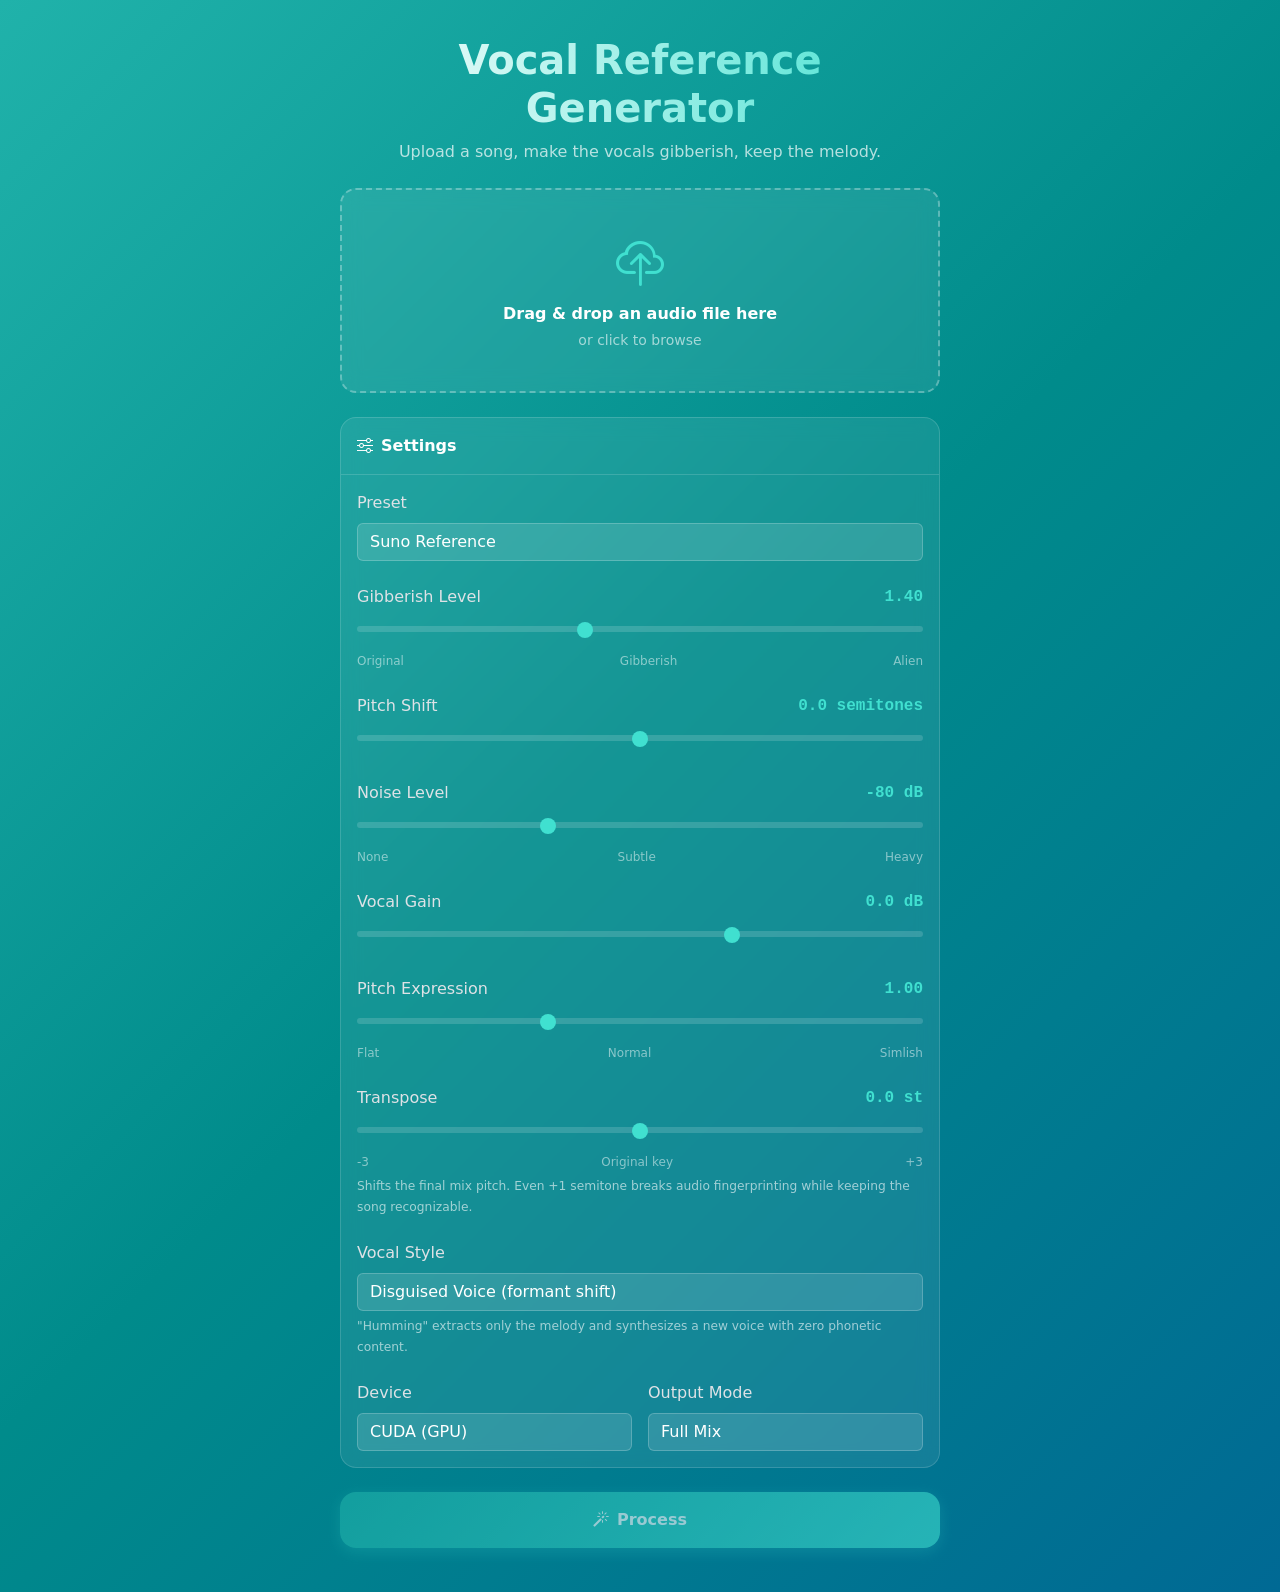
<file: templates/index.html>
<!DOCTYPE html>
<html lang="en" data-bs-theme="dark">
<head>
    <meta charset="UTF-8">
    <meta name="viewport" content="width=device-width, initial-scale=1.0">
    <title>Vocal Reference Generator</title>
    <!-- Standard Meta -->
    <meta name="description" content="Upload a song, make the vocals gibberish while keeping the melody. Perfect for AI music tools like Suno.">
    <meta name="keywords" content="vocal reference, gibberish vocals, demucs, formant shift, suno, ai music">
    <meta name="author" content="cruzgsworks.space">
    <!-- Open Graph / Facebook -->
    <meta property="og:type" content="website">
    <meta property="og:url" content="https://cruzgsworks.space/vocal-ref/">
    <meta property="og:title" content="Vocal Reference Generator">
    <meta property="og:description" content="Upload a song, make the vocals gibberish while keeping the melody. Perfect for AI music tools like Suno.">
    <meta property="og:image" content="https://cruzgsworks.space/vocal-ref/static/og-image.png">
    <meta property="og:image:width" content="1200">
    <meta property="og:image:height" content="630">
    <meta property="og:site_name" content="cruzgsworks.space">
    <!-- Twitter / X -->
    <meta property="twitter:card" content="summary_large_image">
    <meta property="twitter:url" content="https://cruzgsworks.space/vocal-ref/">
    <meta property="twitter:title" content="Vocal Reference Generator">
    <meta property="twitter:description" content="Upload a song, make the vocals gibberish while keeping the melody. Perfect for AI music tools like Suno.">
    <meta property="twitter:image" content="https://cruzgsworks.space/vocal-ref/static/og-image.png">
    <!-- Favicon -->
    <link rel="icon" type="image/png" sizes="32x32" href="https://cruzgsworks.space/vocal-ref/static/favicon-32x32.png">
    <link href="https://cdn.jsdelivr.net/npm/bootstrap@5.3.3/dist/css/bootstrap.min.css" rel="stylesheet">
    <link href="https://cdn.jsdelivr.net/npm/bootstrap-icons@1.11.3/font/bootstrap-icons.css" rel="stylesheet">
    <base href="/vocal-ref/">
    <style>
        body {
            background: linear-gradient(135deg, #20b2aa 0%, #008b8b 50%, #006994 100%);
            min-height: 100vh;
            color: #fff;
        }
        .app-container {
            max-width: 640px;
            margin: 0 auto;
            padding: 20px;
        }
        .brand-gradient {
            background: linear-gradient(90deg, #fff, #40e0d0);
            -webkit-background-clip: text;
            -webkit-text-fill-color: transparent;
            background-clip: text;
        }
        .drop-zone {
            border: 2px dashed rgba(255,255,255,0.3);
            border-radius: 16px;
            padding: 40px 20px;
            text-align: center;
            cursor: pointer;
            transition: all 0.3s ease;
            background: rgba(255,255,255,0.08);
            backdrop-filter: blur(10px);
        }
        .drop-zone:hover, .drop-zone.dragover {
            border-color: #40e0d0;
            background: rgba(255,255,255,0.15);
        }
        .drop-zone .bi {
            font-size: 3rem;
            color: #40e0d0;
            margin-bottom: 12px;
        }
        .card {
            background: rgba(255,255,255,0.08);
            border: 1px solid rgba(255,255,255,0.15);
            border-radius: 16px;
            backdrop-filter: blur(10px);
        }
        .card-header {
            background: transparent;
            border-bottom: 1px solid rgba(255,255,255,0.15);
            color: #fff;
            font-weight: 600;
        }
        .form-range::-webkit-slider-thumb {
            background: #40e0d0;
        }
        .form-range::-moz-range-thumb {
            background: #40e0d0;
        }
        .form-range::-webkit-slider-runnable-track {
            background: rgba(255,255,255,0.15);
            height: 6px;
            border-radius: 3px;
        }
        .form-select, .form-control {
            background: rgba(255,255,255,0.12);
            border: 1px solid rgba(255,255,255,0.2);
            color: #fff;
        }
        .form-select:focus, .form-control:focus {
            background: rgba(255,255,255,0.18);
            border-color: #40e0d0;
            color: #fff;
            box-shadow: 0 0 0 0.25rem rgba(64, 224, 208, 0.25);
        }
        .form-select option {
            background: #006994;
            color: #fff;
        }
        .btn-process {
            background: linear-gradient(135deg, #20b2aa, #40e0d0);
            border: none;
            box-shadow: 0 4px 15px rgba(64, 224, 208, 0.3);
            color: #fff;
        }
        .btn-process:hover:not(:disabled) {
            transform: translateY(-2px);
            box-shadow: 0 6px 20px rgba(64, 224, 208, 0.4);
        }
        .btn-process:disabled {
            opacity: 0.6;
            color: rgba(255,255,255,0.8);
        }
        .btn-download {
            background: linear-gradient(135deg, #20b2aa, #40e0d0);
            border: none;
            box-shadow: 0 4px 15px rgba(64, 224, 208, 0.3);
            color: #fff;
        }
        .btn-download:hover {
            transform: translateY(-2px);
            box-shadow: 0 6px 20px rgba(64, 224, 208, 0.4);
        }
        .progress {
            height: 8px;
            background: rgba(255,255,255,0.15);
        }
        .progress-bar {
            background: linear-gradient(90deg, #20b2aa, #40e0d0);
            transition: width 0.5s ease;
        }
        .text-muted-custom {
            color: rgba(255,255,255,0.6) !important;
        }
        .value-badge {
            color: #40e0d0;
            font-weight: 600;
            font-family: 'SF Mono', 'Courier New', monospace;
        }
        .hint-text {
            font-size: 0.75rem;
            color: rgba(255,255,255,0.5);
        }
        .file-badge {
            background: rgba(255,255,255,0.12);
            border: 1px solid rgba(255,255,255,0.2);
            border-radius: 8px;
            padding: 10px 14px;
        }
        .form-text small {
            color: rgba(255,255,255,0.6);
        }
        .text-secondary {
            color: rgba(255,255,255,0.7) !important;
        }
        .btn-outline-secondary {
            color: rgba(255,255,255,0.8);
            border-color: rgba(255,255,255,0.3);
        }
        .btn-outline-secondary:hover {
            background: rgba(255,255,255,0.15);
            border-color: rgba(255,255,255,0.5);
            color: #fff;
        }
        .btn-outline-danger {
            color: #ff6b6b;
            border-color: rgba(255,107,107,0.5);
        }
        .btn-outline-danger:hover {
            background: rgba(255,107,107,0.15);
        }
    </style>
</head>
<body>
    <div class="app-container">
        <!-- Header -->
        <header class="text-center mb-4 pt-3">
            <h1 class="brand-gradient fw-bold">Vocal Reference Generator</h1>
            <p class="text-secondary">Upload a song, make the vocals gibberish, keep the melody.</p>
        </header>

        <!-- Upload Section -->
        <div class="mb-4">
            <div class="drop-zone" id="dropZone">
                <i class="bi bi-cloud-upload"></i>
                <p class="fw-semibold mb-1">Drag & drop an audio file here</p>
                <p class="text-muted-custom small mb-0">or click to browse</p>
                <input type="file" id="fileInput" accept=".mp3,.wav,.flac,.m4a,.ogg,.aac,.wma" hidden>
            </div>
            <div class="file-badge d-flex align-items-center justify-content-between mt-3" id="fileInfo" style="display: none !important;">
                <span class="small text-truncate me-2" id="fileName"></span>
                <button type="button" class="btn btn-outline-danger btn-sm" id="removeFile">
                    <i class="bi bi-x-lg"></i>
                </button>
            </div>
        </div>

        <!-- Settings -->
        <div class="card mb-4">
            <div class="card-header py-3">
                <i class="bi bi-sliders me-2"></i>Settings
            </div>
            <div class="card-body">
                <!-- Preset -->
                <div class="mb-4">
                    <label for="preset" class="form-label">Preset</label>
                    <select id="preset" class="form-select">
                        <option value="Default">Default</option>
                        <option value="Suno Reference" selected>Suno Reference</option>
                        <option value="Simlish">Simlish (Max Gibberish)</option>
                        <option value="Alien/Gibberish">Alien/Gibberish</option>
                        <option value="Subtle">Subtle</option>
                        <option value="Vocals Only (Suno)">Vocals Only (Suno)</option>
                    </select>
                </div>

                <!-- Formant -->
                <div class="mb-4">
                    <div class="d-flex justify-content-between align-items-center mb-2">
                        <label for="formant" class="form-label mb-0">Gibberish Level</label>
                        <span class="value-badge" id="formantValue">1.40</span>
                    </div>
                    <input type="range" class="form-range" id="formant" min="1.0" max="2.0" step="0.05" value="1.40">
                    <div class="d-flex justify-content-between hint-text mt-1">
                        <span>Original</span>
                        <span>Gibberish</span>
                        <span>Alien</span>
                    </div>
                </div>

                <!-- Pitch -->
                <div class="mb-4">
                    <div class="d-flex justify-content-between align-items-center mb-2">
                        <label for="pitch" class="form-label mb-0">Pitch Shift</label>
                        <span class="value-badge" id="pitchValue">0.0 semitones</span>
                    </div>
                    <input type="range" class="form-range" id="pitch" min="-6" max="6" step="0.5" value="0.0">
                </div>

                <!-- Noise -->
                <div class="mb-4">
                    <div class="d-flex justify-content-between align-items-center mb-2">
                        <label for="noise" class="form-label mb-0">Noise Level</label>
                        <span class="value-badge" id="noiseValue">-80 dB</span>
                    </div>
                    <input type="range" class="form-range" id="noise" min="-100" max="-40" step="1" value="-80">
                    <div class="d-flex justify-content-between hint-text mt-1">
                        <span>None</span>
                        <span>Subtle</span>
                        <span>Heavy</span>
                    </div>
                </div>

                <!-- Vocal Gain -->
                <div class="mb-4">
                    <div class="d-flex justify-content-between align-items-center mb-2">
                        <label for="gain" class="form-label mb-0">Vocal Gain</label>
                        <span class="value-badge" id="gainValue">0.0 dB</span>
                    </div>
                    <input type="range" class="form-range" id="gain" min="-10" max="5" step="0.5" value="0.0">
                </div>

                <!-- Pitch Range -->
                <div class="mb-4">
                    <div class="d-flex justify-content-between align-items-center mb-2">
                        <label for="pitchRange" class="form-label mb-0">Pitch Expression</label>
                        <span class="value-badge" id="pitchRangeValue">1.00</span>
                    </div>
                    <input type="range" class="form-range" id="pitchRange" min="0.5" max="2.0" step="0.05" value="1.0">
                    <div class="d-flex justify-content-between hint-text mt-1">
                        <span>Flat</span>
                        <span>Normal</span>
                        <span>Simlish</span>
                    </div>
                </div>

                <!-- Transpose (Fingerprint Breaker) -->
                <div class="mb-4">
                    <div class="d-flex justify-content-between align-items-center mb-2">
                        <label for="transpose" class="form-label mb-0">Transpose</label>
                        <span class="value-badge" id="transposeValue">0.0 st</span>
                    </div>
                    <input type="range" class="form-range" id="transpose" min="-3" max="3" step="0.5" value="0.0">
                    <div class="d-flex justify-content-between hint-text mt-1">
                        <span>-3</span>
                        <span>Original key</span>
                        <span>+3</span>
                    </div>
                    <div class="form-text text-muted-custom mt-1">
                        <small>Shifts the final mix pitch. Even +1 semitone breaks audio fingerprinting while keeping the song recognizable.</small>
                    </div>
                </div>

                <!-- Vocal Style -->
                <div class="mb-4">
                    <label for="vocalStyle" class="form-label">Vocal Style</label>
                    <select id="vocalStyle" class="form-select">
                        <option value="formant">Disguised Voice (formant shift)</option>
                        <option value="humming">Humming Melody (no words)</option>
                    </select>
                    <div class="form-text text-muted-custom mt-1">
                        <small>"Humming" extracts only the melody and synthesizes a new voice with zero phonetic content.</small>
                    </div>
                </div>

                <!-- Device & Mode -->
                <div class="row g-3">
                    <div class="col-sm-6">
                        <label for="device" class="form-label">Device</label>
                        <select id="device" class="form-select">
                            <option value="cuda" selected>CUDA (GPU)</option>
                        <option value="cpu">CPU</option>
                        </select>
                    </div>
                    <div class="col-sm-6">
                        <label for="mode" class="form-label">Output Mode</label>
                        <select id="mode" class="form-select">
                            <option value="mix">Full Mix</option>
                            <option value="vocals_only">Vocals Only</option>
                        </select>
                    </div>
                </div>
            </div>
        </div>

        <!-- Process Button -->
        <button class="btn btn-process w-100 text-white fw-semibold py-3 rounded-4 mb-4" id="processBtn" disabled>
            <i class="bi bi-magic me-2"></i>Process
        </button>

        <!-- Progress -->
        <div class="card mb-4" id="progressSection" style="display: none;">
            <div class="card-body text-center py-4">
                <div class="progress mb-3">
                    <div class="progress-bar" id="progressBar" style="width: 0%"></div>
                </div>
                <p class="text-secondary mb-1" id="progressMessage">Starting...</p>
                <p class="value-badge fs-4 mb-0" id="progressPercent">0%</p>
            </div>
        </div>

        <!-- Success -->
        <div class="card mb-4 border-success" id="resultSection" style="display: none;">
            <div class="card-body text-center py-5">
                <i class="bi bi-check-circle-fill text-success" style="font-size: 3.5rem;"></i>
                <h3 class="text-success mt-3">Done!</h3>
                <p class="text-secondary">Your gibberish vocal reference is ready.</p>
                <a href="#" class="btn btn-download text-white fw-semibold px-4 py-2 rounded-3 mb-2" id="downloadBtn">
                    <i class="bi bi-download me-2"></i>Download MP3
                </a>
                <button type="button" class="btn btn-outline-secondary w-100 mt-2" id="resetBtn">
                    <i class="bi bi-arrow-clockwise me-2"></i>Process Another
                </button>
            </div>
        </div>

        <!-- Error -->
        <div class="card mb-4 border-danger" id="errorSection" style="display: none;">
            <div class="card-body text-center py-5">
                <i class="bi bi-x-circle-fill text-danger" style="font-size: 3.5rem;"></i>
                <h3 class="text-danger mt-3">Processing Failed</h3>
                <p class="text-secondary small text-break" id="errorMessage">Something went wrong.</p>
                <button type="button" class="btn btn-outline-secondary w-100 mt-2" id="errorResetBtn">
                    <i class="bi bi-arrow-clockwise me-2"></i>Try Again
                </button>
            </div>
        </div>
    </div>

    <script src="https://cdn.jsdelivr.net/npm/bootstrap@5.3.3/dist/js/bootstrap.bundle.min.js"></script>
    <script>
        const dropZone = document.getElementById('dropZone');
        const fileInput = document.getElementById('fileInput');
        const fileInfo = document.getElementById('fileInfo');
        const fileName = document.getElementById('fileName');
        const removeFileBtn = document.getElementById('removeFile');
        const processBtn = document.getElementById('processBtn');
        const progressSection = document.getElementById('progressSection');
        const progressBar = document.getElementById('progressBar');
        const progressMessage = document.getElementById('progressMessage');
        const progressPercent = document.getElementById('progressPercent');
        const resultSection = document.getElementById('resultSection');
        const downloadBtn = document.getElementById('downloadBtn');
        const resetBtn = document.getElementById('resetBtn');
        const errorSection = document.getElementById('errorSection');
        const errorMessage = document.getElementById('errorMessage');
        const errorResetBtn = document.getElementById('errorResetBtn');

        const presetSelect = document.getElementById('preset');
        const formantInput = document.getElementById('formant');
        const formantValue = document.getElementById('formantValue');
        const pitchInput = document.getElementById('pitch');
        const pitchValue = document.getElementById('pitchValue');
        const noiseInput = document.getElementById('noise');
        const noiseValue = document.getElementById('noiseValue');
        const gainInput = document.getElementById('gain');
        const gainValue = document.getElementById('gainValue');
        const pitchRangeInput = document.getElementById('pitchRange');
        const pitchRangeValue = document.getElementById('pitchRangeValue');
        const transposeInput = document.getElementById('transpose');
        const transposeValue = document.getElementById('transposeValue');
        const vocalStyleSelect = document.getElementById('vocalStyle');
        const deviceSelect = document.getElementById('device');
        const modeSelect = document.getElementById('mode');

        let currentFile = null;
        let currentJobId = null;
        let pollInterval = null;

        const PRESETS = {
            "Default": {"formant": 1.5, "pitch": 0.0, "pitch_range": 1.0, "noise": -75.0, "gain": -2.0, "mode": "mix", "vocal_style": "formant", "transpose": 0.0},
            "Suno Reference": {"formant": 1.4, "pitch": 0.0, "pitch_range": 1.0, "noise": -80.0, "gain": 0.0, "mode": "mix", "vocal_style": "formant", "transpose": 0.0},
            "Simlish": {"formant": 1.5, "pitch": 0.0, "pitch_range": 1.0, "noise": -75.0, "gain": 0.0, "mode": "vocals_only", "vocal_style": "humming", "transpose": 0.0},
            "Alien/Gibberish": {"formant": 1.8, "pitch": 0.0, "pitch_range": 1.0, "noise": -75.0, "gain": -2.0, "mode": "mix", "vocal_style": "formant", "transpose": 0.0},
            "Subtle": {"formant": 1.2, "pitch": 0.0, "pitch_range": 1.0, "noise": -85.0, "gain": -2.0, "mode": "mix", "vocal_style": "formant", "transpose": 0.0},
            "Vocals Only (Suno)": {"formant": 1.4, "pitch": 0.0, "pitch_range": 1.0, "noise": -80.0, "gain": 0.0, "mode": "vocals_only", "vocal_style": "formant", "transpose": 0.0},
        };

        dropZone.addEventListener('click', () => fileInput.click());
        dropZone.addEventListener('dragover', (e) => { e.preventDefault(); dropZone.classList.add('dragover'); });
        dropZone.addEventListener('dragleave', () => dropZone.classList.remove('dragover'));
        dropZone.addEventListener('drop', (e) => {
            e.preventDefault();
            dropZone.classList.remove('dragover');
            if (e.dataTransfer.files.length > 0) handleFile(e.dataTransfer.files[0]);
        });
        fileInput.addEventListener('change', (e) => { if (e.target.files.length > 0) handleFile(e.target.files[0]); });

        function handleFile(file) {
            const allowed = ['.mp3', '.wav', '.flac', '.m4a', '.ogg', '.aac', '.wma'];
            const ext = '.' + file.name.split('.').pop().toLowerCase();
            if (!allowed.includes(ext)) { alert('Unsupported file type. Allowed: ' + allowed.join(', ')); return; }
            currentFile = file;
            fileName.textContent = file.name;
            fileInfo.style.display = 'flex';
            processBtn.disabled = false;
        }

        removeFileBtn.addEventListener('click', () => {
            currentFile = null;
            fileInput.value = '';
            fileInfo.style.display = 'none';
            processBtn.disabled = true;
        });

        function updateLabels() {
            formantValue.textContent = parseFloat(formantInput.value).toFixed(2);
            pitchValue.textContent = parseFloat(pitchInput.value).toFixed(1) + ' semitones';
            noiseValue.textContent = parseInt(noiseInput.value) + ' dB';
            gainValue.textContent = parseFloat(gainInput.value).toFixed(1) + ' dB';
            pitchRangeValue.textContent = parseFloat(pitchRangeInput.value).toFixed(2);
            transposeValue.textContent = parseFloat(transposeInput.value).toFixed(1) + ' st';
        }

        [formantInput, pitchInput, noiseInput, gainInput, pitchRangeInput, transposeInput].forEach(el => el.addEventListener('input', updateLabels));

        presetSelect.addEventListener('change', () => {
            const preset = PRESETS[presetSelect.value];
            if (preset) {
                formantInput.value = preset.formant;
                pitchInput.value = preset.pitch;
                pitchRangeInput.value = preset.pitch_range;
                noiseInput.value = preset.noise;
                gainInput.value = preset.gain;
                transposeInput.value = preset.transpose;
                modeSelect.value = preset.mode;
                vocalStyleSelect.value = preset.vocal_style;
                updateLabels();
            }
        });

        processBtn.addEventListener('click', async () => {
            if (!currentFile) return;
            processBtn.disabled = true;
            processBtn.innerHTML = '<span class="spinner-border spinner-border-sm me-2"></span>Processing...';
            resultSection.style.display = 'none';
            errorSection.style.display = 'none';
            progressSection.style.display = 'block';

            const formData = new FormData();
            formData.append('file', currentFile);
            formData.append('formant_ratio', formantInput.value);
            formData.append('pitch_shift', pitchInput.value);
            formData.append('pitch_range', pitchRangeInput.value);
            formData.append('noise_db', noiseInput.value);
            formData.append('vocal_gain', gainInput.value);
            formData.append('transpose', transposeInput.value);
            formData.append('device', deviceSelect.value);
            formData.append('mode', modeSelect.value);
            formData.append('vocal_style', vocalStyleSelect.value);

            try {
                const response = await fetch('api/upload', { method: 'POST', body: formData });
                const data = await response.json();
                if (data.error) { showError(data.error); return; }
                currentJobId = data.job_id;
                startPolling();
            } catch (err) { showError('Upload failed: ' + err.message); }
        });

        function startPolling() {
            if (pollInterval) clearInterval(pollInterval);
            pollInterval = setInterval(async () => {
                if (!currentJobId) return;
                try {
                    const response = await fetch('api/status/' + currentJobId);
                    const data = await response.json();
                    if (data.error) { showError(data.error); return; }
                    progressBar.style.width = data.progress + '%';
                    progressMessage.textContent = data.message;
                    progressPercent.textContent = data.progress + '%';
                    if (data.status === 'completed') { clearInterval(pollInterval); showResult(); }
                    else if (data.status === 'error') { clearInterval(pollInterval); showError(data.message || 'Processing failed'); }
                } catch (err) { console.error('Poll error:', err); }
            }, 1000);
        }

        function showResult() {
            progressSection.style.display = 'none';
            resultSection.style.display = 'block';
            downloadBtn.href = 'api/download/' + currentJobId;
            processBtn.disabled = false;
            processBtn.innerHTML = '<i class="bi bi-magic me-2"></i>Process';
        }

        function showError(msg) {
            progressSection.style.display = 'none';
            errorSection.style.display = 'block';
            errorMessage.textContent = msg;
        }

        function resetAll() {
            currentFile = null;
            currentJobId = null;
            fileInput.value = '';
            fileInfo.style.display = 'none';
            progressSection.style.display = 'none';
            resultSection.style.display = 'none';
            errorSection.style.display = 'none';
            processBtn.disabled = true;
            processBtn.innerHTML = '<i class="bi bi-magic me-2"></i>Process';
            progressBar.style.width = '0%';
            progressMessage.textContent = 'Starting...';
            progressPercent.textContent = '0%';
            if (pollInterval) clearInterval(pollInterval);
        }

        resetBtn.addEventListener('click', resetAll);
        errorResetBtn.addEventListener('click', resetAll);
        updateLabels();
    </script>
</body>
</html>
</file>
